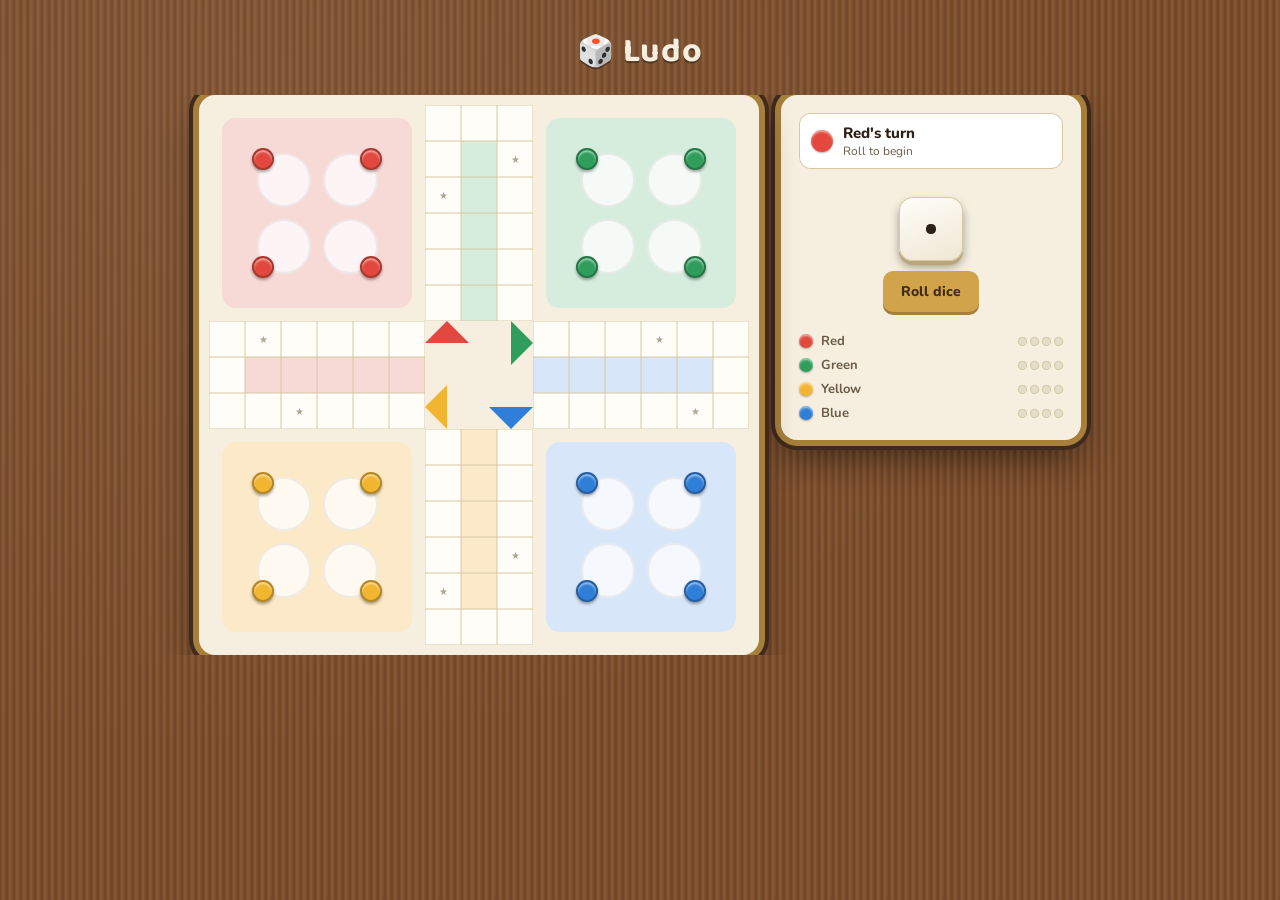
<file: 1602-24-733-061-Vedha-Sree-J-Assignment-1/Q1-LUDO/index.html>
<!DOCTYPE html>
<html lang="en">
<head>
<meta charset="UTF-8">
<meta name="viewport" content="width=device-width, initial-scale=1.0">
<title>Ludo</title>
<link rel="preconnect" href="https://fonts.googleapis.com">
<link href="https://fonts.googleapis.com/css2?family=Baloo+2:wght@600;700;800&family=Nunito:wght@400;600;700;800&display=swap" rel="stylesheet">
<link rel="stylesheet" href="style.css">
</head>
<body>

<div class="header-row">
  <h1><span class="dice-emoji">&#127922;</span> Ludo</h1>
</div>

<div class="app">
  <div class="board-wrap">
    <div class="grid">

      <div class="yard yard-red">
        <div class="yard-slot"></div><div class="yard-slot"></div>
        <div class="yard-slot"></div><div class="yard-slot"></div>
      </div>
      <div class="yard yard-green">
        <div class="yard-slot"></div><div class="yard-slot"></div>
        <div class="yard-slot"></div><div class="yard-slot"></div>
      </div>
      <div class="yard yard-yellow">
        <div class="yard-slot"></div><div class="yard-slot"></div>
        <div class="yard-slot"></div><div class="yard-slot"></div>
      </div>
      <div class="yard yard-blue">
        <div class="yard-slot"></div><div class="yard-slot"></div>
        <div class="yard-slot"></div><div class="yard-slot"></div>
      </div>

      <div class="cell" style="grid-row:1 / 2; grid-column:7 / 8;"></div>
      <div class="cell" style="grid-row:1 / 2; grid-column:8 / 9;"></div>
      <div class="cell" style="grid-row:1 / 2; grid-column:9 / 10;"></div>
      <div class="cell" style="grid-row:2 / 3; grid-column:7 / 8;"></div>
      <div class="cell home-green" style="grid-row:2 / 3; grid-column:8 / 9;"></div>
      <div class="cell safe" style="grid-row:2 / 3; grid-column:9 / 10;"></div>
      <div class="cell safe" style="grid-row:3 / 4; grid-column:7 / 8;"></div>
      <div class="cell home-green" style="grid-row:3 / 4; grid-column:8 / 9;"></div>
      <div class="cell" style="grid-row:3 / 4; grid-column:9 / 10;"></div>
      <div class="cell" style="grid-row:4 / 5; grid-column:7 / 8;"></div>
      <div class="cell home-green" style="grid-row:4 / 5; grid-column:8 / 9;"></div>
      <div class="cell" style="grid-row:4 / 5; grid-column:9 / 10;"></div>
      <div class="cell" style="grid-row:5 / 6; grid-column:7 / 8;"></div>
      <div class="cell home-green" style="grid-row:5 / 6; grid-column:8 / 9;"></div>
      <div class="cell" style="grid-row:5 / 6; grid-column:9 / 10;"></div>
      <div class="cell" style="grid-row:6 / 7; grid-column:7 / 8;"></div>
      <div class="cell home-green" style="grid-row:6 / 7; grid-column:8 / 9;"></div>
      <div class="cell" style="grid-row:6 / 7; grid-column:9 / 10;"></div>
      <div class="cell" style="grid-row:7 / 8; grid-column:1 / 2;"></div>
      <div class="cell safe" style="grid-row:7 / 8; grid-column:2 / 3;"></div>
      <div class="cell" style="grid-row:7 / 8; grid-column:3 / 4;"></div>
      <div class="cell" style="grid-row:7 / 8; grid-column:4 / 5;"></div>
      <div class="cell" style="grid-row:7 / 8; grid-column:5 / 6;"></div>
      <div class="cell" style="grid-row:7 / 8; grid-column:6 / 7;"></div>
      <div class="cell" style="grid-row:7 / 8; grid-column:10 / 11;"></div>
      <div class="cell" style="grid-row:7 / 8; grid-column:11 / 12;"></div>
      <div class="cell" style="grid-row:7 / 8; grid-column:12 / 13;"></div>
      <div class="cell safe" style="grid-row:7 / 8; grid-column:13 / 14;"></div>
      <div class="cell" style="grid-row:7 / 8; grid-column:14 / 15;"></div>
      <div class="cell" style="grid-row:7 / 8; grid-column:15 / 16;"></div>
      <div class="cell" style="grid-row:8 / 9; grid-column:1 / 2;"></div>
      <div class="cell home-red" style="grid-row:8 / 9; grid-column:2 / 3;"></div>
      <div class="cell home-red" style="grid-row:8 / 9; grid-column:3 / 4;"></div>
      <div class="cell home-red" style="grid-row:8 / 9; grid-column:4 / 5;"></div>
      <div class="cell home-red" style="grid-row:8 / 9; grid-column:5 / 6;"></div>
      <div class="cell home-red" style="grid-row:8 / 9; grid-column:6 / 7;"></div>
      <div class="cell home-blue" style="grid-row:8 / 9; grid-column:10 / 11;"></div>
      <div class="cell home-blue" style="grid-row:8 / 9; grid-column:11 / 12;"></div>
      <div class="cell home-blue" style="grid-row:8 / 9; grid-column:12 / 13;"></div>
      <div class="cell home-blue" style="grid-row:8 / 9; grid-column:13 / 14;"></div>
      <div class="cell home-blue" style="grid-row:8 / 9; grid-column:14 / 15;"></div>
      <div class="cell" style="grid-row:8 / 9; grid-column:15 / 16;"></div>
      <div class="cell" style="grid-row:9 / 10; grid-column:1 / 2;"></div>
      <div class="cell" style="grid-row:9 / 10; grid-column:2 / 3;"></div>
      <div class="cell safe" style="grid-row:9 / 10; grid-column:3 / 4;"></div>
      <div class="cell" style="grid-row:9 / 10; grid-column:4 / 5;"></div>
      <div class="cell" style="grid-row:9 / 10; grid-column:5 / 6;"></div>
      <div class="cell" style="grid-row:9 / 10; grid-column:6 / 7;"></div>
      <div class="cell" style="grid-row:9 / 10; grid-column:10 / 11;"></div>
      <div class="cell" style="grid-row:9 / 10; grid-column:11 / 12;"></div>
      <div class="cell" style="grid-row:9 / 10; grid-column:12 / 13;"></div>
      <div class="cell" style="grid-row:9 / 10; grid-column:13 / 14;"></div>
      <div class="cell safe" style="grid-row:9 / 10; grid-column:14 / 15;"></div>
      <div class="cell" style="grid-row:9 / 10; grid-column:15 / 16;"></div>
      <div class="cell" style="grid-row:10 / 11; grid-column:7 / 8;"></div>
      <div class="cell home-yellow" style="grid-row:10 / 11; grid-column:8 / 9;"></div>
      <div class="cell" style="grid-row:10 / 11; grid-column:9 / 10;"></div>
      <div class="cell" style="grid-row:11 / 12; grid-column:7 / 8;"></div>
      <div class="cell home-yellow" style="grid-row:11 / 12; grid-column:8 / 9;"></div>
      <div class="cell" style="grid-row:11 / 12; grid-column:9 / 10;"></div>
      <div class="cell" style="grid-row:12 / 13; grid-column:7 / 8;"></div>
      <div class="cell home-yellow" style="grid-row:12 / 13; grid-column:8 / 9;"></div>
      <div class="cell" style="grid-row:12 / 13; grid-column:9 / 10;"></div>
      <div class="cell" style="grid-row:13 / 14; grid-column:7 / 8;"></div>
      <div class="cell home-yellow" style="grid-row:13 / 14; grid-column:8 / 9;"></div>
      <div class="cell safe" style="grid-row:13 / 14; grid-column:9 / 10;"></div>
      <div class="cell safe" style="grid-row:14 / 15; grid-column:7 / 8;"></div>
      <div class="cell home-yellow" style="grid-row:14 / 15; grid-column:8 / 9;"></div>
      <div class="cell" style="grid-row:14 / 15; grid-column:9 / 10;"></div>
      <div class="cell" style="grid-row:15 / 16; grid-column:7 / 8;"></div>
      <div class="cell" style="grid-row:15 / 16; grid-column:8 / 9;"></div>
      <div class="cell" style="grid-row:15 / 16; grid-column:9 / 10;"></div>

      <div class="center">
        <div class="tri tri-red"></div>
        <div class="tri tri-green"></div>
        <div class="tri tri-blue"></div>
        <div class="tri tri-yellow"></div>
      </div>

    </div>

    <div class="token-layer">
      <div class="token red" style="grid-row:2 / 3; grid-column:2 / 3;"></div>
      <div class="token red" style="grid-row:2 / 3; grid-column:5 / 6;"></div>
      <div class="token red" style="grid-row:5 / 6; grid-column:2 / 3;"></div>
      <div class="token red" style="grid-row:5 / 6; grid-column:5 / 6;"></div>
      <div class="token green" style="grid-row:2 / 3; grid-column:11 / 12;"></div>
      <div class="token green" style="grid-row:2 / 3; grid-column:14 / 15;"></div>
      <div class="token green" style="grid-row:5 / 6; grid-column:11 / 12;"></div>
      <div class="token green" style="grid-row:5 / 6; grid-column:14 / 15;"></div>
      <div class="token blue" style="grid-row:11 / 12; grid-column:11 / 12;"></div>
      <div class="token blue" style="grid-row:11 / 12; grid-column:14 / 15;"></div>
      <div class="token blue" style="grid-row:14 / 15; grid-column:11 / 12;"></div>
      <div class="token blue" style="grid-row:14 / 15; grid-column:14 / 15;"></div>
      <div class="token yellow" style="grid-row:11 / 12; grid-column:2 / 3;"></div>
      <div class="token yellow" style="grid-row:11 / 12; grid-column:5 / 6;"></div>
      <div class="token yellow" style="grid-row:14 / 15; grid-column:2 / 3;"></div>
      <div class="token yellow" style="grid-row:14 / 15; grid-column:5 / 6;"></div>
    </div>
  </div>

  <div class="panel">
    <div class="turn-card">
      <div class="swatch red"></div>
      <div>
        <div class="turn-label">Red's turn</div>
        <div class="turn-sub">Roll to begin</div>
      </div>
    </div>

    <div class="dice-area">
      <div class="die">
        <div class="pip"></div><div class="pip"></div><div class="pip"></div>
        <div class="pip"></div><div class="pip on"></div><div class="pip"></div>
        <div class="pip"></div><div class="pip"></div><div class="pip"></div>
      </div>
      <button>Roll dice</button>
    </div>

    <div class="scores">
      <div class="score-row">
        <div class="swatch red"></div>Red
        <div class="dots"><div class="dot"></div><div class="dot"></div><div class="dot"></div><div class="dot"></div></div>
      </div>
      <div class="score-row">
        <div class="swatch green"></div>Green
        <div class="dots"><div class="dot"></div><div class="dot"></div><div class="dot"></div><div class="dot"></div></div>
      </div>
      <div class="score-row">
        <div class="swatch yellow"></div>Yellow
        <div class="dots"><div class="dot"></div><div class="dot"></div><div class="dot"></div><div class="dot"></div></div>
      </div>
      <div class="score-row">
        <div class="swatch blue"></div>Blue
        <div class="dots"><div class="dot"></div><div class="dot"></div><div class="dot"></div><div class="dot"></div></div>
      </div>
    </div>
  </div>
</div>

</body>
</html>
</file>
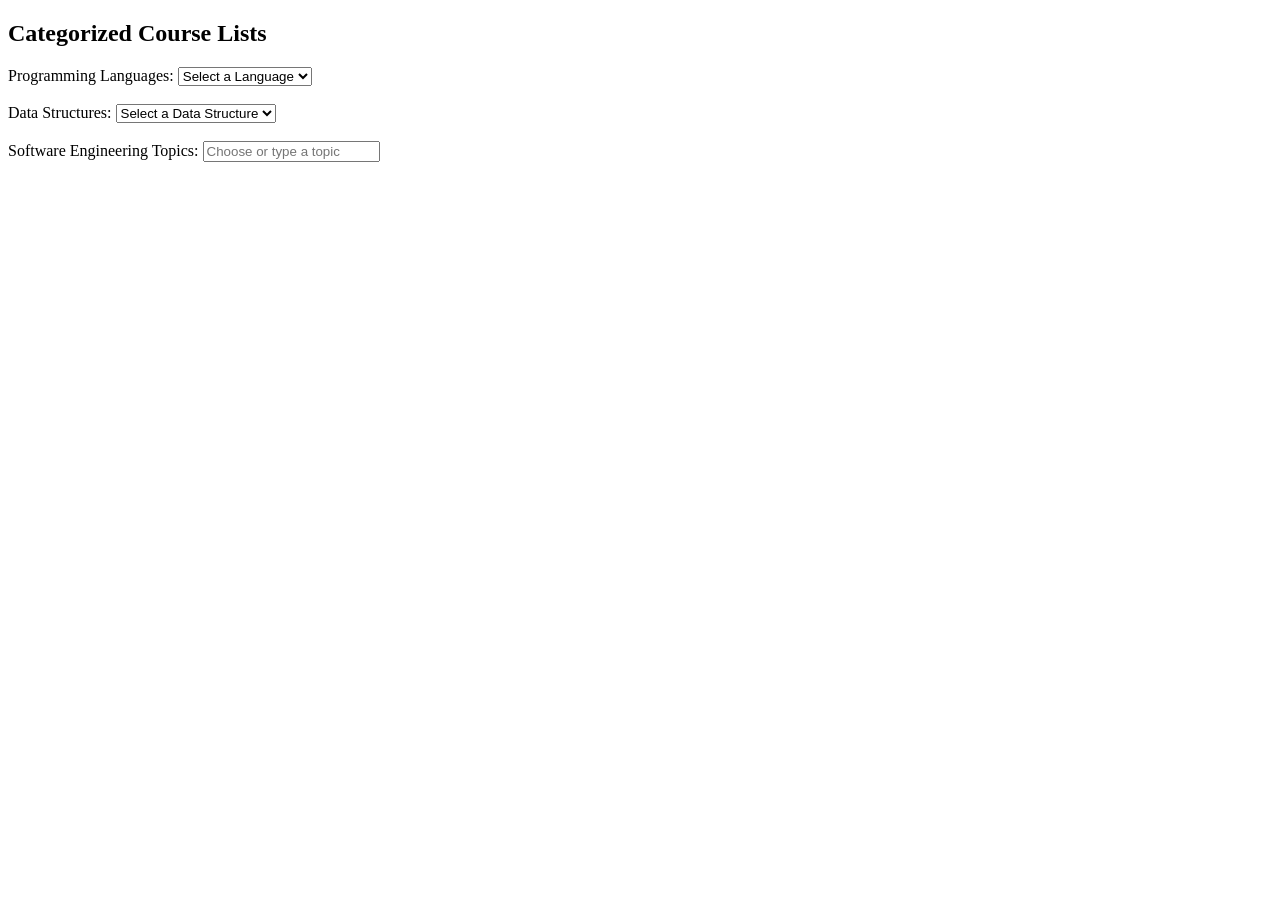
<file: 1602-24-733-061-Vedha-Sree-J-Assignment-1/Q2-Course-Lists/index.html>
<!DOCTYPE html>
<html lang="en">
<head>
    <meta charset="UTF-8">
    <meta name="viewport" content="width=device-width, initial-scale=1.0">
    <title>Course Lists</title>
</head>

<body>

    <h2>Categorized Course Lists</h2>

    <!-- Programming Languages -->
    <label for="language">Programming Languages:</label>

    <select id="language">
        <option value="">Select a Language</option>
        <option>C</option>
        <option>C++</option>
        <option>Java</option>
        <option>Python</option>
    </select>

    <br><br>

    <!-- Data Structures -->
    <label for="structure">Data Structures:</label>

    <select id="structure">
        <option value="">Select a Data Structure</option>
        <option>Array</option>
        <option>Linked List</option>
        <option>Stack</option>
        <option>Queue</option>
    </select>

    <br><br>

    <!-- Software Engineering Topics -->
    <label for="software">Software Engineering Topics:</label>

    <input list="softwareTopics" id="software"
           placeholder="Choose or type a topic">

    <datalist id="softwareTopics">
        <option value="SDLC">
        <option value="Agile Model">
        <option value="Waterfall Model">
        <option value="UML Diagrams">
        <option value="Testing Techniques">
    </datalist>

</body>
</html>
</file>
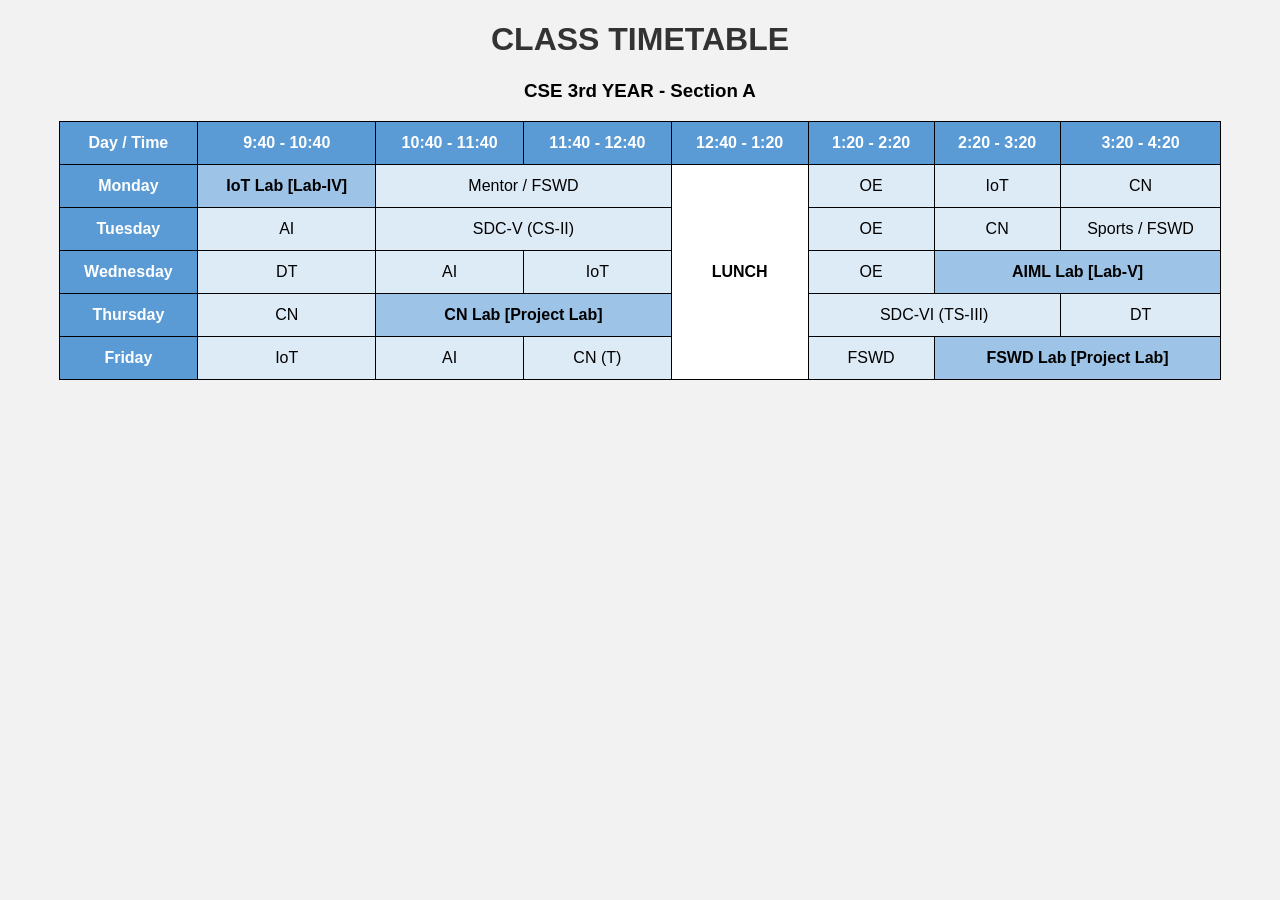
<file: LAB/WEEK1/lab1.html>
<!DOCTYPE html>
<html>
<head>
    <title>Class Timetable</title>

    <style>
        body {
            font-family: Arial, sans-serif;
            background-color: #f2f2f2;
            text-align: center;
        }

        h1 {
            color: #333;
        }

        table {
            width: 92%;
            margin: auto;
            border-collapse: collapse;
            background-color: white;
        }

        th, td {
            border: 1px solid black;
            padding: 12px;
            text-align: center;
        }

        th {
            background-color: #5B9BD5;
            color: white;
        }

        td {
            background-color: #DDEBF7;
        }

        .lab {
            background-color: #9DC3E6;
            font-weight: bold;
        }

        .lunch {
            background-color: white;
            color: black;
            font-weight: bold;
        }
    </style>
</head>

<body>

    <h1>CLASS TIMETABLE</h1>
    <h3>CSE 3rd YEAR - Section A</h3>

    <table>

        <tr>
            <th>Day / Time</th>
            <th>9:40 - 10:40</th>
            <th>10:40 - 11:40</th>
            <th>11:40 - 12:40</th>
            <th>12:40 - 1:20</th>
            <th>1:20 - 2:20</th>
            <th>2:20 - 3:20</th>
            <th>3:20 - 4:20</th>
        </tr>

        <tr>
            <th>Monday</th>

            <td class="lab">IoT Lab [Lab-IV]</td>
            <td colspan="2">Mentor / FSWD</td>

            <td class="lunch" rowspan="5">LUNCH</td>

            <td>OE</td>
            <td>IoT</td>
            <td>CN</td>
        </tr>

        <tr>
            <th>Tuesday</th>

            <td>AI</td>
            <td colspan="2">SDC-V (CS-II)</td>

            <td>OE</td>
            <td>CN</td>
            <td>Sports / FSWD</td>
        </tr>

        <tr>
            <th>Wednesday</th>

            <td>DT</td>
            <td>AI</td>
            <td>IoT</td>

            <td>OE</td>
            <td colspan="2" class="lab">AIML Lab [Lab-V]</td>
        </tr>

        <tr>
            <th>Thursday</th>

            <td>CN</td>
            <td colspan="2" class="lab">CN Lab [Project Lab]</td>

            <td colspan="2">SDC-VI (TS-III)</td>
            <td>DT</td>
        </tr>

        <tr>
            <th>Friday</th>

            <td>IoT</td>
            <td>AI</td>
            <td>CN (T)</td>

            <td>FSWD</td>
            <td colspan="2" class="lab">FSWD Lab [Project Lab]</td>
        </tr>

    </table>

</body>
</html>
</file>
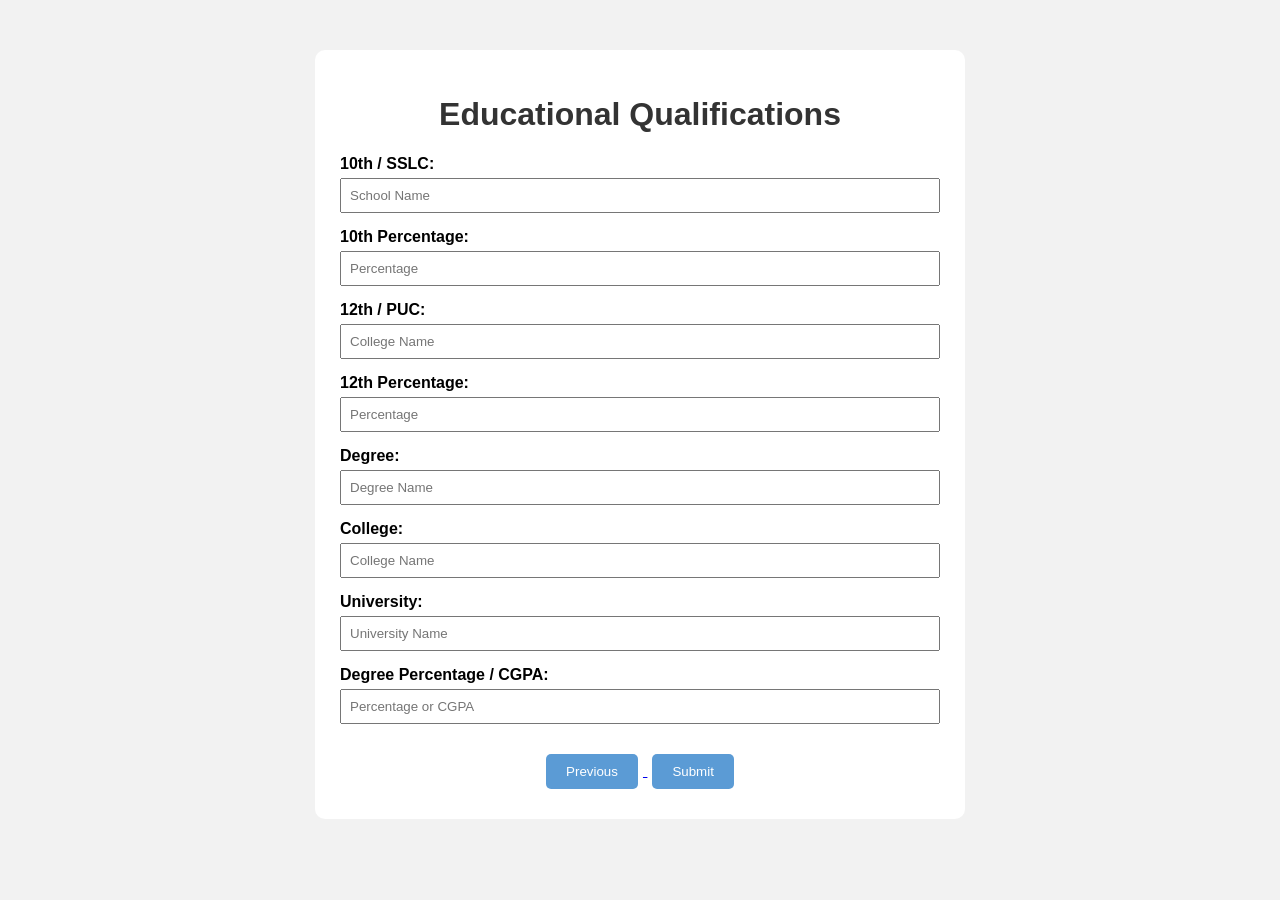
<file: LAB/WEEK2/week2lab1.html>
<!DOCTYPE html>
<html>
<head>
    <title>Educational Qualifications</title>

    <style>
        body {
            font-family: Arial, sans-serif;
            background-color: #f2f2f2;
        }

        .container {
            width: 600px;
            margin: 50px auto;
            background-color: white;
            padding: 25px;
            border-radius: 10px;
        }

        h1 {
            text-align: center;
            color: #333;
        }

        label {
            display: block;
            margin-top: 15px;
            font-weight: bold;
        }

        input, select {
            width: 100%;
            padding: 8px;
            margin-top: 5px;
            box-sizing: border-box;
        }

        .buttons {
            text-align: center;
            margin-top: 25px;
        }

        button {
            padding: 10px 20px;
            margin: 5px;
            background-color: #5B9BD5;
            color: white;
            border: none;
            border-radius: 5px;
            cursor: pointer;
        }
    </style>
</head>

<body>

<div class="container">

    <h1>Educational Qualifications</h1>

    <form>

        <label>10th / SSLC:</label>
        <input type="text" placeholder="School Name">

        <label>10th Percentage:</label>
        <input type="number" placeholder="Percentage">

        <label>12th / PUC:</label>
        <input type="text" placeholder="College Name">

        <label>12th Percentage:</label>
        <input type="number" placeholder="Percentage">

        <label>Degree:</label>
        <input type="text" placeholder="Degree Name">

        <label>College:</label>
        <input type="text" placeholder="College Name">

        <label>University:</label>
        <input type="text" placeholder="University Name">

        <label>Degree Percentage / CGPA:</label>
        <input type="text" placeholder="Percentage or CGPA">

        <div class="buttons">
            <a href="personal.html">
                <button type="button">Previous</button>
            </a>

            <button type="submit">Submit</button>
        </div>

    </form>

</div>

</body>
</html>
</file>
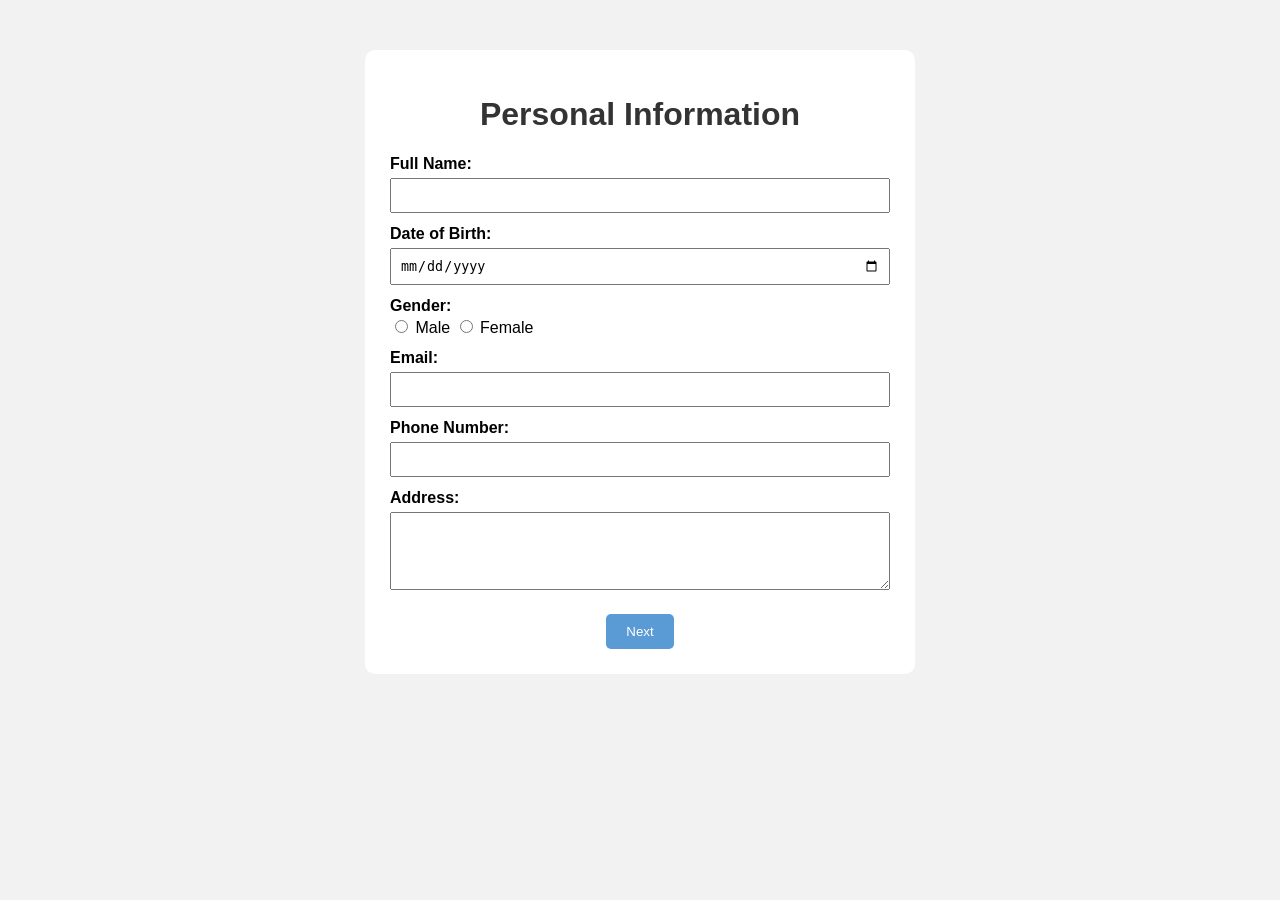
<file: LAB/WEEK2/week2lab2.html>
<!DOCTYPE html>
<html>
<head>
    <title>Personal Information</title>

    <style>
        body {
            font-family: Arial, sans-serif;
            background-color: #f2f2f2;
        }

        .container {
            width: 500px;
            margin: 50px auto;
            background-color: white;
            padding: 25px;
            border-radius: 10px;
        }

        h1 {
            text-align: center;
            color: #333;
        }

        label {
            display: block;
            margin-top: 12px;
            font-weight: bold;
        }

        input, textarea, select {
            width: 100%;
            padding: 8px;
            margin-top: 5px;
            box-sizing: border-box;
        }

        .gender input {
            width: auto;
        }

        .buttons {
            text-align: center;
            margin-top: 20px;
        }

        button {
            padding: 10px 20px;
            background-color: #5B9BD5;
            color: white;
            border: none;
            border-radius: 5px;
            cursor: pointer;
        }
    </style>
</head>

<body>

<div class="container">

    <h1>Personal Information</h1>

    <form>

        <label>Full Name:</label>
        <input type="text" name="name">

        <label>Date of Birth:</label>
        <input type="date" name="dob">

        <label>Gender:</label>

        <div class="gender">
            <input type="radio" name="gender" value="Male"> Male
            <input type="radio" name="gender" value="Female"> Female
        </div>

        <label>Email:</label>
        <input type="email" name="email">

        <label>Phone Number:</label>
        <input type="tel" name="phone">

        <label>Address:</label>
        <textarea rows="4" name="address"></textarea>

        <div class="buttons">
            <a href="education.html">
                <button type="button">Next</button>
            </a>
        </div>

    </form>

</div>

</body>
</html>
</file>
<file: 1602-24-733-061-Vedha-Sree-J-Assignment-1/Q1-LUDO/style.css>
:root{
    --wood-dark:#3f2a1d;
    --wood:#6b4327;
    --wood-light:#8a5a34;
    --brass:#d1a44b;
    --brass-dim:#a67f3a;
    --cream:#f6efe0;
    --board-line:#d8c9a3;
    --ink:#2c2116;
    --ink-soft:#6b5c47;
    --red:#e2483d;
    --red-tint:#f7d9d6;
    --green:#2f9e5c;
    --green-tint:#d6ecdd;
    --yellow:#f2b530;
    --yellow-tint:#fbe9c7;
    --blue:#2f7ed8;
    --blue-tint:#d7e6f8;
  }
  *{box-sizing:border-box;}
  html,body{margin:0;padding:0;}
  body{
    min-height:100vh;
    font-family:'Nunito', sans-serif;
    color:var(--ink);
    background:
      radial-gradient(ellipse at 20% 10%, rgba(255,255,255,0.05), transparent 60%),
      repeating-linear-gradient(90deg, var(--wood) 0px, var(--wood-light) 3px, var(--wood) 7px),
      var(--wood-dark);
    display:flex;
    flex-direction:column;
    align-items:center;
    justify-content:flex-start;
    padding:24px 14px 60px;
  }
  .app{
    width:100%;
    max-width:980px;
    display:flex;
    gap:22px;
    align-items:flex-start;
    flex-wrap:nowrap;
    justify-content:center;
    overflow-x:auto;
  }
  h1{
    font-family:'Baloo 2', sans-serif;
    font-size:34px;
    margin:0;
    color:var(--cream);
    letter-spacing:1px;
    text-shadow:0 2px 0 rgba(0,0,0,0.35);
  }
  .header-row{
    width:100%;
    display:flex;
    align-items:center;
    justify-content:center;
    gap:12px;
    max-width:980px;
    margin-bottom:16px;
  }
  .dice-emoji{font-size:30px;}
  .board-wrap{
    position:relative;
    width:min(94vw, 560px);
    aspect-ratio:1/1;
    background:var(--cream);
    border-radius:16px;
    padding:10px;
    box-shadow:
      0 0 0 6px var(--brass-dim),
      0 0 0 10px var(--wood-dark),
      0 18px 34px rgba(0,0,0,0.45);
  }
  .grid{
    position:relative;
    width:100%;
    height:100%;
    display:grid;
    grid-template-columns:repeat(15, 1fr);
    grid-template-rows:repeat(15, 1fr);
    border-radius:6px;
    overflow:hidden;
    background:var(--cream);
  }
  .yard{
    border-radius:14px;
    margin:6%;
    position:relative;
    display:grid;
    grid-template-columns:1fr 1fr;
    grid-template-rows:1fr 1fr;
    gap:10%;
    padding:16%;
  }
  .yard-red{background:var(--red-tint); grid-row:1/7; grid-column:1/7;}
  .yard-green{background:var(--green-tint); grid-row:1/7; grid-column:10/16;}
  .yard-yellow{background:var(--yellow-tint); grid-row:10/16; grid-column:1/7;}
  .yard-blue{background:var(--blue-tint); grid-row:10/16; grid-column:10/16;}
  .yard-slot{
    border-radius:50%;
    background:rgba(255,255,255,0.75);
    box-shadow:inset 0 0 0 2px rgba(0,0,0,0.06);
  }
  .cell{
    position:relative;
    background:#fffdf7;
    box-shadow:inset 0 0 0 0.5px var(--board-line);
  }
  .cell.safe::after{
    content:"\2605";
    position:absolute;
    inset:0;
    display:flex;
    align-items:center;
    justify-content:center;
    font-size:65%;
    color:var(--ink-soft);
    opacity:0.55;
  }
  .cell.home-red{background:var(--red-tint);}
  .cell.home-green{background:var(--green-tint);}
  .cell.home-yellow{background:var(--yellow-tint);}
  .cell.home-blue{background:var(--blue-tint);}
  .center{
    grid-row:7/10;
    grid-column:7/10;
    position:relative;
    overflow:hidden;
  }
  .center .tri{position:absolute; width:0; height:0;}
  .center .tri-red{border-left:22px solid transparent; border-right:22px solid transparent; border-bottom:22px solid var(--red); top:0; left:0;}
  .center .tri-green{border-top:22px solid transparent; border-bottom:22px solid transparent; border-left:22px solid var(--green); top:0; right:0;}
  .center .tri-blue{border-left:22px solid transparent; border-right:22px solid transparent; border-top:22px solid var(--blue); bottom:0; right:0;}
  .center .tri-yellow{border-top:22px solid transparent; border-bottom:22px solid transparent; border-right:22px solid var(--yellow); bottom:0; left:0;}
  .token-layer{
    position:absolute;
    inset:10px;
    display:grid;
    grid-template-columns:repeat(15, 1fr);
    grid-template-rows:repeat(15, 1fr);
    pointer-events:none;
  }
  .token{
    width:62%;
    height:62%;
    align-self:center;
    justify-self:center;
    border-radius:50%;
    border:2px solid rgba(0,0,0,0.25);
    box-shadow:0 2px 3px rgba(0,0,0,0.35), inset 0 2px 2px rgba(255,255,255,0.5);
    z-index:5;
  }
  .token.red{background:var(--red);}
  .token.green{background:var(--green);}
  .token.yellow{background:var(--yellow);}
  .token.blue{background:var(--blue);}
  .panel{
    width:min(94vw, 300px);
    background:var(--cream);
    border-radius:16px;
    padding:18px;
    box-shadow:0 0 0 6px var(--brass-dim), 0 0 0 10px var(--wood-dark), 0 18px 34px rgba(0,0,0,0.45);
    display:flex;
    flex-direction:column;
    gap:14px;
  }
  .turn-card{
    display:flex;
    align-items:center;
    gap:10px;
    padding:10px 12px;
    border-radius:12px;
    background:#fff;
    box-shadow:inset 0 0 0 1px var(--board-line);
  }
  .swatch{width:22px; height:22px; border-radius:50%; box-shadow:inset 0 2px 2px rgba(255,255,255,0.5), 0 1px 2px rgba(0,0,0,0.3); flex-shrink:0;}
  .swatch.red{background:var(--red);} .swatch.green{background:var(--green);} .swatch.yellow{background:var(--yellow);} .swatch.blue{background:var(--blue);}
  .turn-label{font-weight:800; font-size:15px;}
  .turn-sub{font-size:12px; color:var(--ink-soft);}
  .dice-area{
    display:flex;
    flex-direction:column;
    align-items:center;
    gap:10px;
    padding:14px 0 6px;
  }
  .die{
    width:64px; height:64px;
    background:linear-gradient(160deg,#fffef9,#efe6d3);
    border-radius:14px;
    box-shadow:0 4px 0 #b8a67f, 0 6px 10px rgba(0,0,0,0.35), inset 0 0 0 1px #d8c9a3;
    display:grid;
    grid-template-columns:repeat(3,1fr);
    grid-template-rows:repeat(3,1fr);
    padding:9px;
  }
  .pip{width:100%; height:100%; display:flex; align-items:center; justify-content:center;}
  .pip.on::after{content:""; width:60%; height:60%; border-radius:50%; background:var(--ink);}
  button{
    font-family:'Nunito', sans-serif;
    font-weight:800;
    font-size:14px;
    border:none;
    border-radius:10px;
    padding:11px 18px;
    cursor:pointer;
    background:var(--brass);
    color:var(--wood-dark);
    box-shadow:0 3px 0 var(--brass-dim);
  }
  .scores{display:flex; flex-direction:column; gap:6px;}
  .score-row{display:flex; align-items:center; gap:8px; font-size:13px; font-weight:700; color:var(--ink-soft);}
  .score-row .swatch{width:14px; height:14px;}
  .score-row .dots{display:flex; gap:3px; margin-left:auto;}
  .dot{width:9px; height:9px; border-radius:50%; background:#e3ddce; box-shadow:inset 0 0 0 1px var(--board-line);}
</file>
